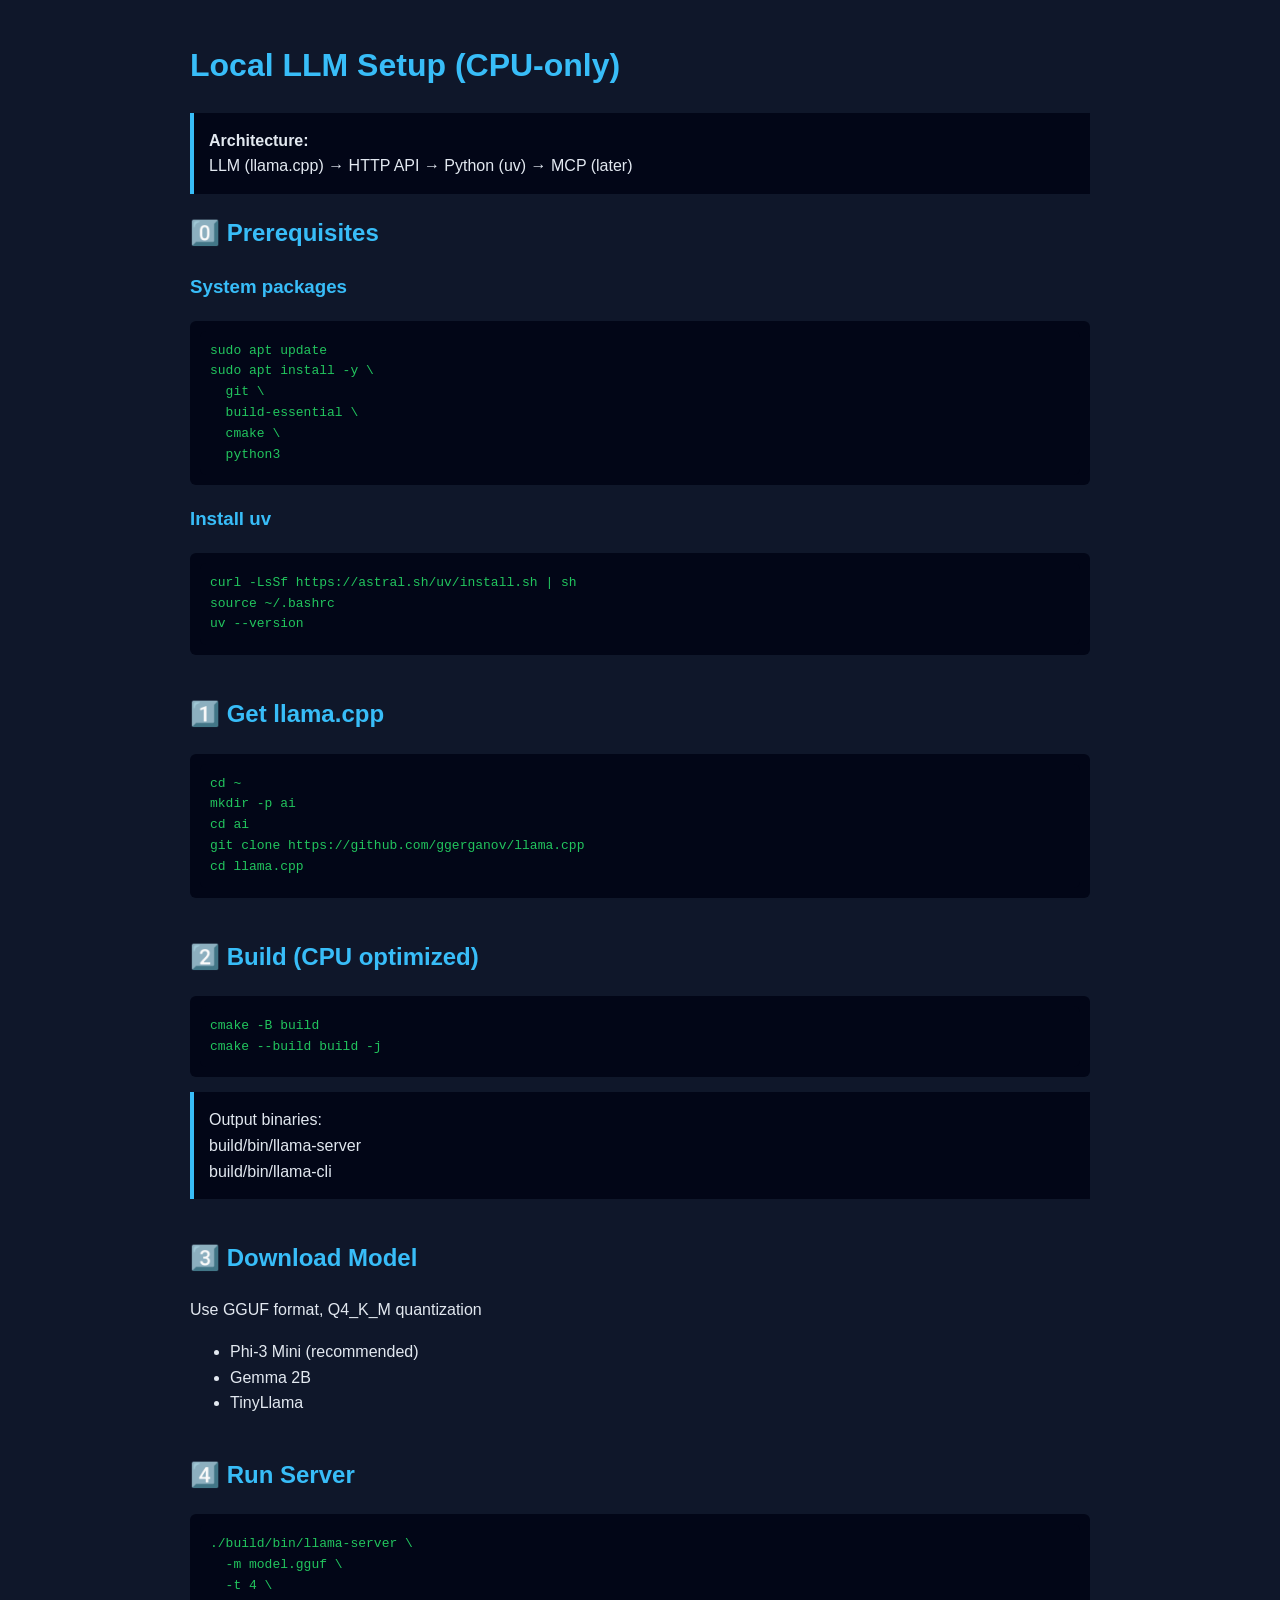
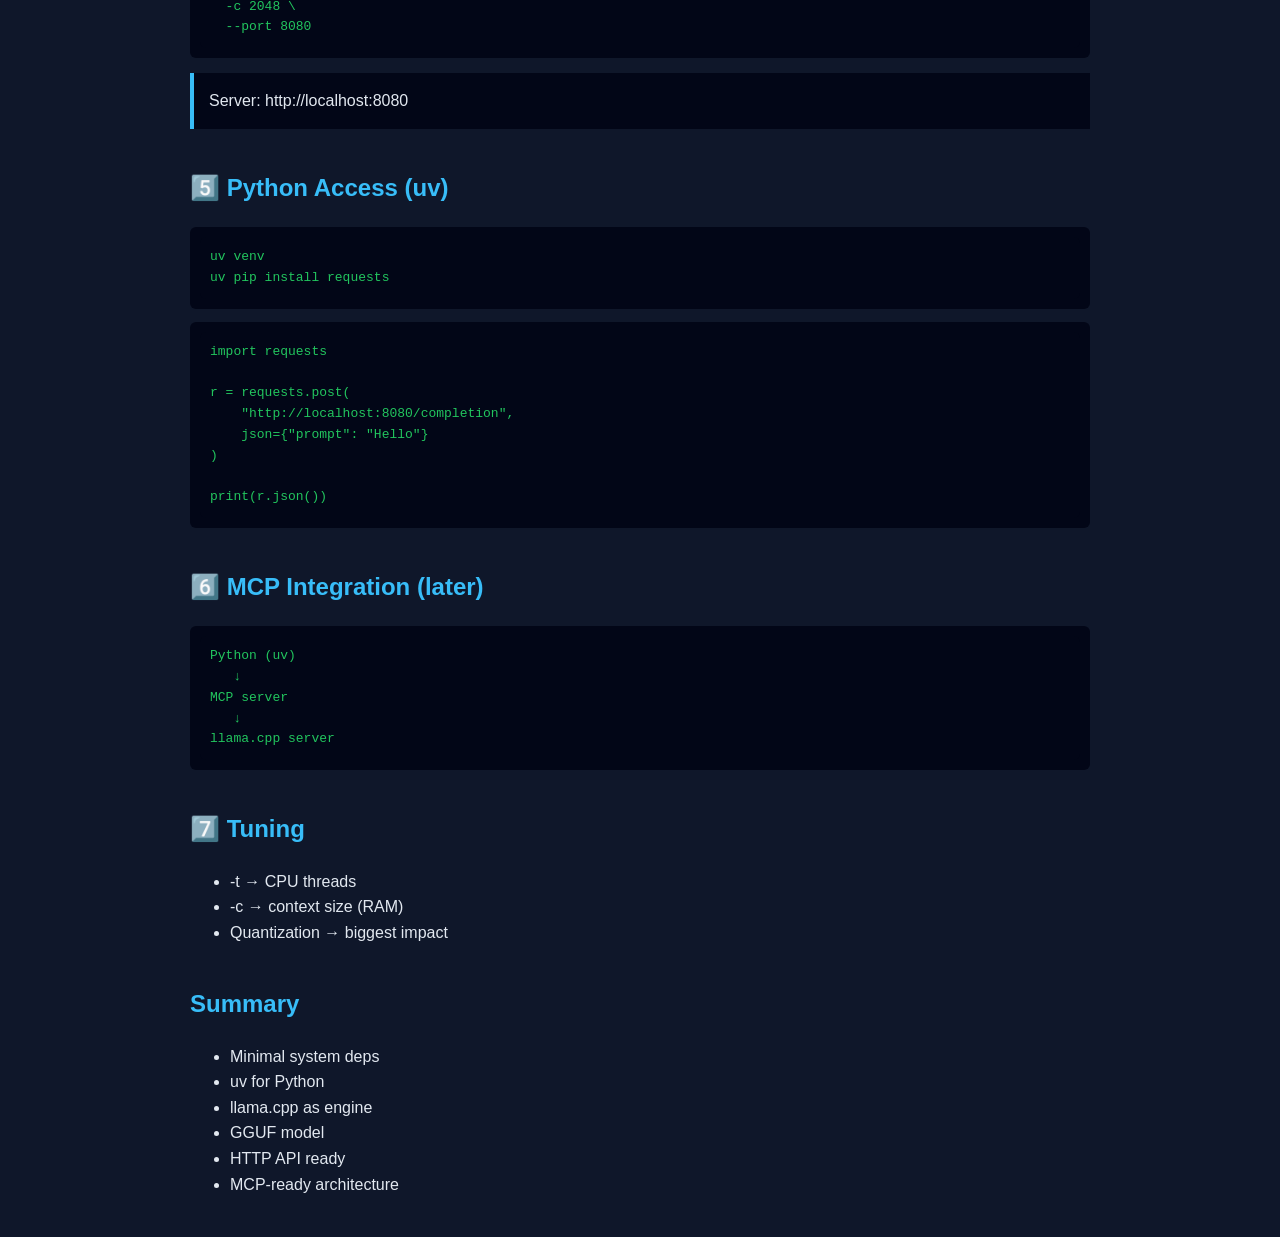
<file: llm129/ai_llama.htm>
<!DOCTYPE html>
<html lang="en">
<head>
  <meta charset="UTF-8">
  <title>Local LLM Setup (llama.cpp + uv)</title>
  <style>
    body {
      font-family: Arial, sans-serif;
      line-height: 1.6;
      max-width: 900px;
      margin: 40px auto;
      padding: 0 20px;
      background: #0f172a;
      color: #e2e8f0;
    }
    h1, h2, h3 {
      color: #38bdf8;
    }
    code, pre {
      background: #020617;
      padding: 10px;
      display: block;
      overflow-x: auto;
      border-radius: 6px;
      color: #22c55e;
    }
    .section {
      margin-bottom: 40px;
    }
    .box {
      background: #020617;
      padding: 15px;
      border-left: 4px solid #38bdf8;
      margin: 15px 0;
    }
  </style>
</head>
<body>

<h1>Local LLM Setup (CPU-only)</h1>

<div class="box">
  <strong>Architecture:</strong><br>
  LLM (llama.cpp) → HTTP API → Python (uv) → MCP (later)
</div>

<div class="section">
  <h2>0️⃣ Prerequisites</h2>

  <h3>System packages</h3>
  <pre><code>sudo apt update
sudo apt install -y \
  git \
  build-essential \
  cmake \
  python3</code></pre>

  <h3>Install uv</h3>
  <pre><code>curl -LsSf https://astral.sh/uv/install.sh | sh
source ~/.bashrc
uv --version</code></pre>
</div>

<div class="section">
  <h2>1️⃣ Get llama.cpp</h2>
  <pre><code>cd ~
mkdir -p ai
cd ai
git clone https://github.com/ggerganov/llama.cpp
cd llama.cpp</code></pre>
</div>

<div class="section">
  <h2>2️⃣ Build (CPU optimized)</h2>
  <pre><code>cmake -B build
cmake --build build -j</code></pre>

  <div class="box">
    Output binaries:<br>
    build/bin/llama-server<br>
    build/bin/llama-cli
  </div>
</div>

<div class="section">
  <h2>3️⃣ Download Model</h2>
  <p>Use GGUF format, Q4_K_M quantization</p>
  <ul>
    <li>Phi-3 Mini (recommended)</li>
    <li>Gemma 2B</li>
    <li>TinyLlama</li>
  </ul>
</div>

<div class="section">
  <h2>4️⃣ Run Server</h2>
  <pre><code>./build/bin/llama-server \
  -m model.gguf \
  -t 4 \
  -c 2048 \
  --port 8080</code></pre>

  <div class="box">
    Server: http://localhost:8080
  </div>
</div>

<div class="section">
  <h2>5️⃣ Python Access (uv)</h2>

  <pre><code>uv venv
uv pip install requests</code></pre>

  <pre><code>import requests

r = requests.post(
    "http://localhost:8080/completion",
    json={"prompt": "Hello"}
)

print(r.json())</code></pre>
</div>

<div class="section">
  <h2>6️⃣ MCP Integration (later)</h2>

  <pre><code>Python (uv)
   ↓
MCP server
   ↓
llama.cpp server</code></pre>
</div>

<div class="section">
  <h2>7️⃣ Tuning</h2>
  <ul>
    <li>-t → CPU threads</li>
    <li>-c → context size (RAM)</li>
    <li>Quantization → biggest impact</li>
  </ul>
</div>

<div class="section">
  <h2>Summary</h2>
  <ul>
    <li>Minimal system deps</li>
    <li>uv for Python</li>
    <li>llama.cpp as engine</li>
    <li>GGUF model</li>
    <li>HTTP API ready</li>
    <li>MCP-ready architecture</li>
  </ul>
</div>

</body>
</html>
</file>
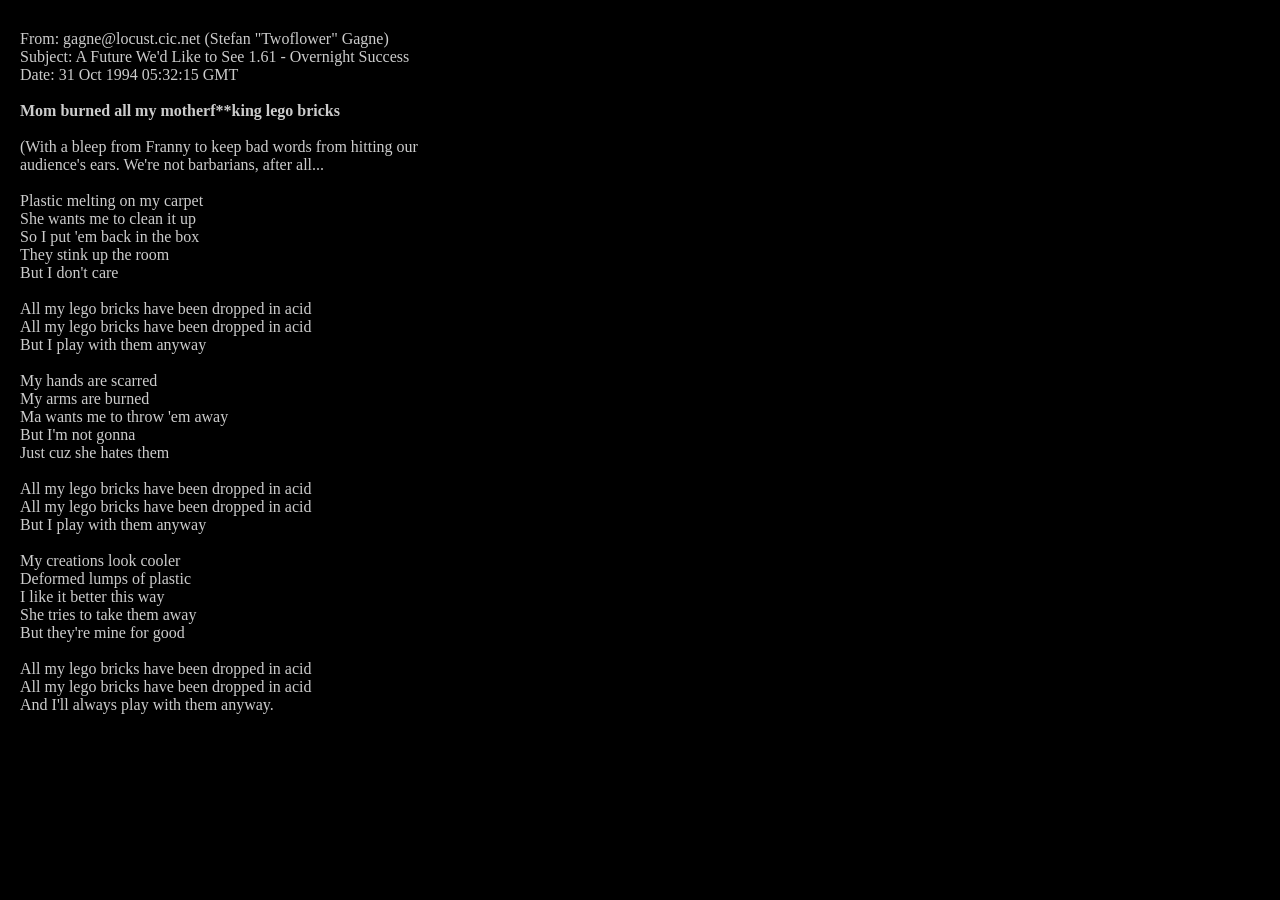
<file: llm129/lego.htm>
<!DOCTYPE HTML PUBLIC "-//W3C//DTD HTML 4.0 Transitional//EN">

<html>
	  <head>
<title>Lego</title>
<meta http-equiv="Content-Type" content="text/html; charset=windows-1250" lang=cs>
<meta name=description content="">
<meta name=keywords content="">

<LINK href="_style/vyvod.css" rel=stylesheet type=text/css>
</head><!-- ******************* Konec hedru *********************** -->


<body bgcolor="#000000" text="#CCCCCC" link="#999999" vlink="#CCCCCC" alink="#FFFFFF" leftmargin="20">

<p> From: gagne@locust.cic.net (Stefan "Twoflower" Gagne)<br>
Subject: A Future We'd Like to See 1.61 - Overnight Success<br>
Date: 31 Oct 1994 05:32:15 GMT<br>
<br>
<b>Mom burned all my motherf**king lego bricks<br></b>
<br>
 (With a bleep from Franny to keep bad words from hitting our<br>
audience's ears.  We're not barbarians, after all...<br>
<br>
Plastic melting on my carpet<br>
She wants me to clean it up<br>
So I put 'em back in the box<br>
They stink up the room<br>
But I don't care<br>
<br>
All my lego bricks have been dropped in acid<br>
All my lego bricks have been dropped in acid<br>
But I play with them anyway<br>
<br>
My hands are scarred<br>
My arms are burned<br>
Ma wants me to throw 'em away<br>
But I'm not gonna<br>
Just cuz she hates them<br>
<br>
All my lego bricks have been dropped in acid<br>
All my lego bricks have been dropped in acid<br>
But I play with them anyway<br>
<br>
My creations look cooler<br>
Deformed lumps of plastic<br>
I like it better this way<br>
She tries to take them away<br>
But they're mine for good<br>
<br>
All my lego bricks have been dropped in acid<br>
All my lego bricks have been dropped in acid<br>
And I'll always play with them anyway. <br>
</p>


</body>
</html>
</file>
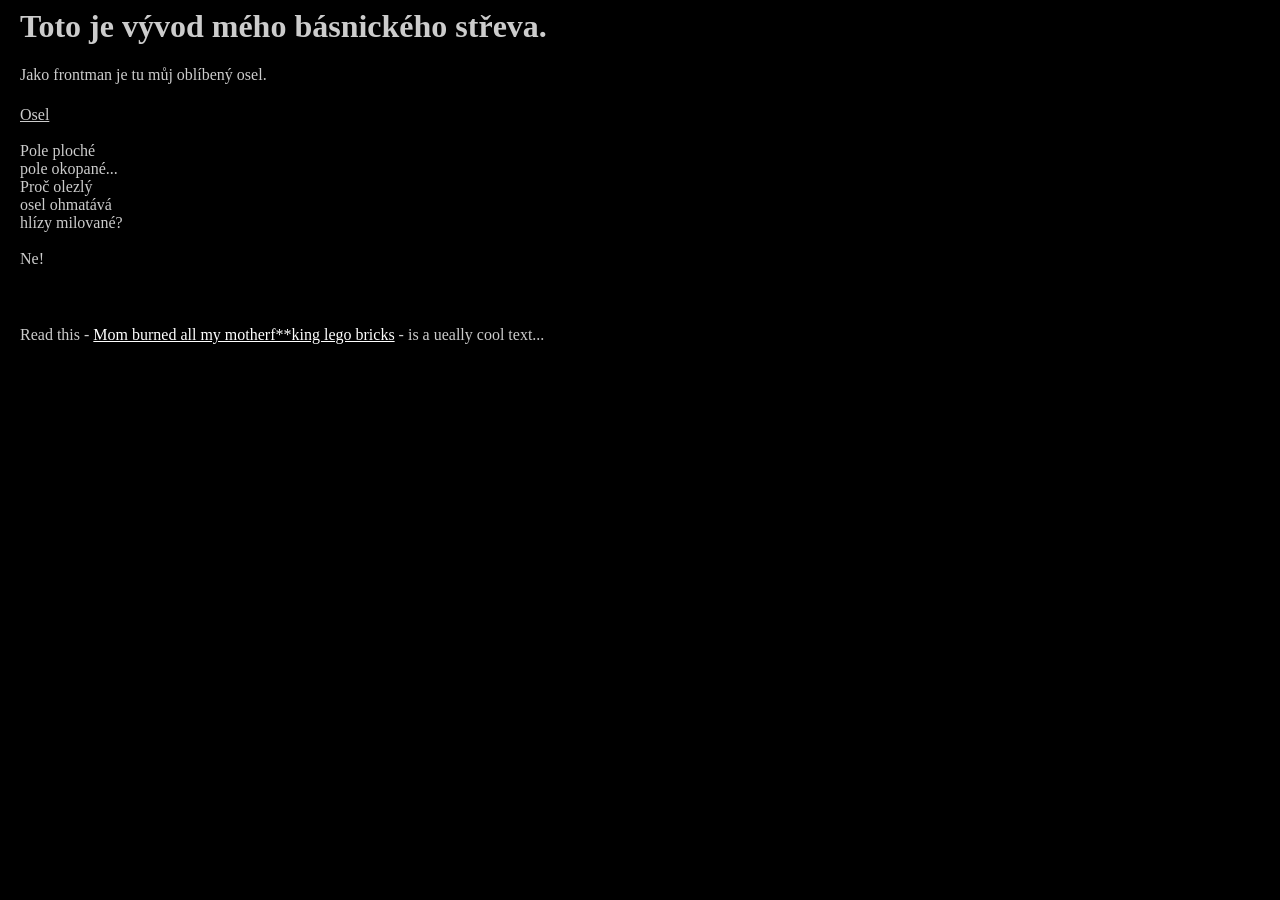
<file: llm129/osel.htm>
<html><head><title>loki vyvod main</title>
<meta http-equiv="Content-Type"
content="text/html; charset=utf8">

<LINK href="_style/main.css" rel=stylesheet type=text/css>
</head><!-- ******************* Konec hedru *********************** -->

<body>

<h1>Toto je vývod mého básnického střeva.</h1><br>

<p>Jako frontman je tu můj oblíbený osel.</p><br>


<p><u>Osel</u><br><br>
Pole ploché <br>
pole okopané...<br>
Proč olezlý<br>
osel ohmatává<br>
hlízy milované?<br>
<br>
Ne!<br>
<br></p>

<br>
<br>

<p>Read this - <a href="lego.htm" target="_self" TITLE="Lego bricks">Mom burned all my motherf**king lego bricks</a>
 - is a ueally cool text...</p>

</body>
</html>
</file>
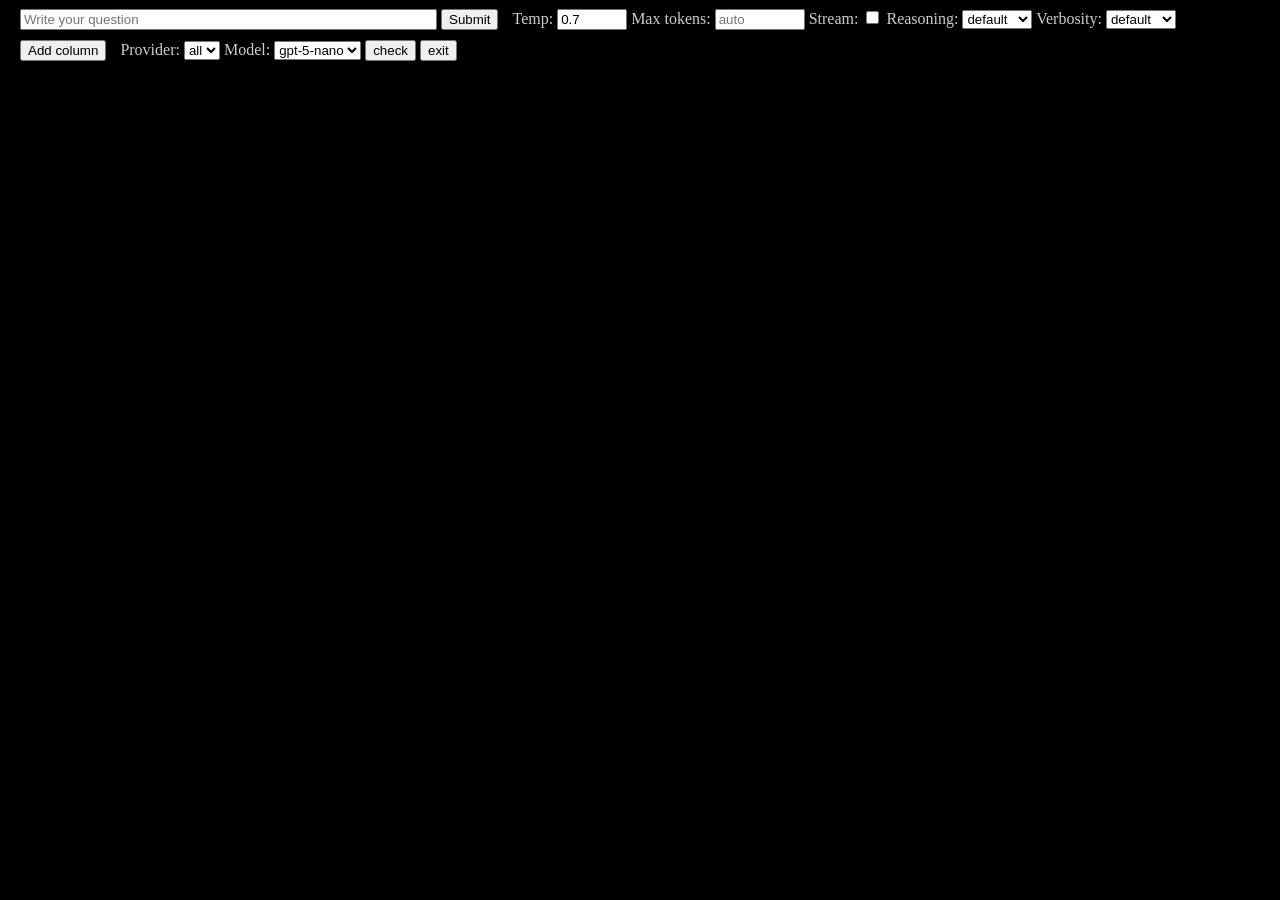
<file: llm129/putter.htm>
<html><head><title>putter</title>
<meta http-equiv="Content-Type"
content="text/html; charset=utf8">

<LINK href="_style/main.css" rel=stylesheet type=text/css>
</head><!-- ******************* Konec hedru *********************** -->

<html>
<body>
    <p>
    <input id="question" type="text" placeholder="Write your question" size="50">
    <button id="askBtn" type="button">Submit</button>
    <span style="color:#CCCCCC; margin-left:10px;">
        Temp:
        <input id="temperatureInput" type="number" min="0" max="2" step="0.1" value="0.7" style="width:70px;">
        Max tokens:
        <input id="maxTokensInput" type="number" min="1" step="1" placeholder="auto" style="width:90px;">
        Stream:
        <input id="streamInput" type="checkbox">
        Reasoning:
        <select id="reasoningEffortSelect">
            <option value="">default</option>
            <option value="none">none</option>
            <option value="minimal">minimal</option>
            <option value="low">low</option>
            <option value="medium">medium</option>
            <option value="high">high</option>
            <option value="xhigh">xhigh</option>
        </select>
        Verbosity:
        <select id="verbositySelect">
            <option value="">default</option>
            <option value="low">low</option>
            <option value="medium">medium</option>
            <option value="high">high</option>
        </select>
    </span>
    <div style="margin-top:10px; color:#CCCCCC;">
        <button id="addColumnBtn" type="button">Add column</button>
        <span id="modelColumns"></span>
    </div>
    <div id="answers" style="margin-top:10px;"></div>
    <script src="https://js.puter.com/v2/"></script>
    <script>
        const questionInput = document.getElementById("question");
        const askBtn = document.getElementById("askBtn");
        const answersEl = document.getElementById("answers");
        const addColumnBtn = document.getElementById("addColumnBtn");
        const modelColumnsEl = document.getElementById("modelColumns");
        const temperatureInput = document.getElementById("temperatureInput");
        const maxTokensInput = document.getElementById("maxTokensInput");
        const streamInput = document.getElementById("streamInput");
        const reasoningEffortSelect = document.getElementById("reasoningEffortSelect");
        const verbositySelect = document.getElementById("verbositySelect");
        let providersCache = [];
        const modelHealthCache = new Map();

        function extractAnswerText(response) {
            if (typeof response === "string") return response;
            if (response?.message?.content) return String(response.message.content);
            if (response?.text) return String(response.text);
            return JSON.stringify(response);
        }

        function extractErrorText(error) {
            if (!error) return "Unknown error";
            if (typeof error === "string") return error;
            if (error?.message && typeof error.message === "string") return error.message;
            if (error?.error?.message && typeof error.error.message === "string") return error.error.message;
            try {
                return JSON.stringify(error);
            } catch (e) {
                return String(error);
            }
        }

        function extractTokenUsage(response) {
            const usage = response?.usage || response?.message?.usage || response?.meta?.usage;
            if (!usage) return "n/a";

            if (typeof usage.total_tokens === "number") return String(usage.total_tokens);

            const prompt = Number(usage.prompt_tokens ?? usage.input_tokens ?? 0);
            const completion = Number(usage.completion_tokens ?? usage.output_tokens ?? 0);
            const total = prompt + completion;
            if (Number.isFinite(total) && total > 0) return String(total);

            return "n/a";
        }

        function buildOptionsFromControls() {
            const options = {
                stream: streamInput.checked
            };

            const temperature = Number(temperatureInput.value);
            if (!Number.isNaN(temperature)) options.temperature = temperature;

            const maxTokens = Number(maxTokensInput.value);
            if (!Number.isNaN(maxTokens) && maxTokens > 0) options.max_tokens = maxTokens;

            if (reasoningEffortSelect.value) options.reasoning_effort = reasoningEffortSelect.value;
            if (verbositySelect.value) options.text_verbosity = verbositySelect.value;

            return options;
        }

        function refreshModelDropdownMarks(columnEl) {
            const providerSelect = columnEl.querySelector(".providerSelect");
            const modelSelect = columnEl.querySelector(".modelSelect");
            const provider = providerSelect?.value || "all";
            if (!modelSelect) return;

            Array.from(modelSelect.options).forEach((option) => {
                const model = option.value || "";
                const baseLabel = option.dataset.baseLabel || option.textContent;
                option.dataset.baseLabel = baseLabel;

                if (!model || provider === "all") {
                    option.textContent = baseLabel;
                    return;
                }

                const key = `${provider}|${model}`;
                const status = modelHealthCache.get(key);
                if (status === "ok") option.textContent = `✅ ${baseLabel}`;
                else if (status === "nok") option.textContent = `❌ ${baseLabel}`;
                else option.textContent = baseLabel;
            });
        }

        function getColumnModelKey(columnEl) {
            const providerSelect = columnEl.querySelector(".providerSelect");
            const modelSelect = columnEl.querySelector(".modelSelect");
            const provider = providerSelect?.value || "";
            const model = modelSelect?.value || "";
            return `${provider}|${model}`;
        }

        async function runHealthCheckForModel(provider, model, force = false) {
            const key = `${provider}|${model}`;
            if (!force && modelHealthCache.has(key)) return modelHealthCache.get(key);

            try {
                await puter.ai.chat("ping", true, {
                    model,
                    stream: false,
                    max_tokens: 4
                });
                modelHealthCache.set(key, "ok");
                return "ok";
            } catch (error) {
                modelHealthCache.set(key, "nok");
                return "nok";
            }
        }

        async function checkAllModelsInColumn(columnEl, force = false) {
            const providerSelect = columnEl.querySelector(".providerSelect");
            const modelSelect = columnEl.querySelector(".modelSelect");
            const checkBtn = columnEl.querySelector(".checkColumnBtn");
            const provider = providerSelect.value || "all";

            if (provider === "all") {
                refreshModelDropdownMarks(columnEl);
                return;
            }

            const modelValues = Array.from(modelSelect.options)
                .map((o) => o.value)
                .filter(Boolean);
            if (!modelValues.length) return;

            if (checkBtn) checkBtn.textContent = "checking...";
            await Promise.allSettled(modelValues.map((model) => runHealthCheckForModel(provider, model, force)));
            refreshModelDropdownMarks(columnEl);
            if (checkBtn) checkBtn.textContent = "check";
        }

        async function ensureProvidersLoaded() {
            try {
                providersCache = await puter.ai.listModelProviders();
            } catch (error) {
                providersCache = [];
            }
        }

        async function populateProviderSelect(providerSelect) {
            providerSelect.innerHTML = "";

            const allOption = document.createElement("option");
            allOption.value = "";
            allOption.textContent = "all";
            providerSelect.appendChild(allOption);

            providersCache.forEach((provider) => {
                const option = document.createElement("option");
                option.value = provider;
                option.textContent = provider;
                providerSelect.appendChild(option);
            });
        }

        async function loadModelsForColumn(columnEl, initialModel = "") {
            const providerSelect = columnEl.querySelector(".providerSelect");
            const modelSelect = columnEl.querySelector(".modelSelect");
            const provider = providerSelect.value || null;
            modelSelect.innerHTML = "<option>loading...</option>";

            try {
                const models = await puter.ai.listModels(provider);
                modelSelect.innerHTML = "";

                models.forEach((model) => {
                    const modelId = model?.id || "";
                    if (!modelId) return;
                    const option = document.createElement("option");
                    option.value = modelId;
                    option.textContent = model.provider ? `${modelId} (${model.provider})` : modelId;
                    option.dataset.baseLabel = option.textContent;
                    modelSelect.appendChild(option);
                });

                const defaultModel = "gpt-5-nano";
                const hasInitial = initialModel && Array.from(modelSelect.options).some((o) => o.value === initialModel);
                const hasDefault = Array.from(modelSelect.options).some((o) => o.value === defaultModel);
                if (hasInitial) modelSelect.value = initialModel;
                else if (hasDefault) modelSelect.value = defaultModel;
            } catch (error) {
                modelSelect.innerHTML = "";
                const fallback = document.createElement("option");
                fallback.value = "gpt-5-nano";
                fallback.textContent = "gpt-5-nano";
                fallback.dataset.baseLabel = fallback.textContent;
                modelSelect.appendChild(fallback);
            }

            refreshModelDropdownMarks(columnEl);
        }

        async function addModelColumn(initialProvider = "", initialModel = "") {
            const columnEl = document.createElement("span");
            columnEl.className = "model-column";
            columnEl.style.marginLeft = "10px";
            columnEl.innerHTML = `
                Provider:
                <select class="providerSelect"></select>
                Model:
                <select class="modelSelect"></select>
                <button type="button" class="checkColumnBtn">check</button>
                <button type="button" class="removeColumnBtn">exit</button>
            `;

            modelColumnsEl.appendChild(columnEl);

            const providerSelect = columnEl.querySelector(".providerSelect");
            await populateProviderSelect(providerSelect);

            if (initialProvider && Array.from(providerSelect.options).some((o) => o.value === initialProvider)) {
                providerSelect.value = initialProvider;
            }

            await loadModelsForColumn(columnEl, initialModel);
            providerSelect.addEventListener("change", async () => {
                await loadModelsForColumn(columnEl);
                await checkAllModelsInColumn(columnEl, false);
            });

            const modelSelect = columnEl.querySelector(".modelSelect");
            modelSelect.addEventListener("change", () => {
                refreshModelDropdownMarks(columnEl);
            });

            const checkBtn = columnEl.querySelector(".checkColumnBtn");
            checkBtn.addEventListener("click", () => {
                checkAllModelsInColumn(columnEl, true);
            });

            const removeBtn = columnEl.querySelector(".removeColumnBtn");
            removeBtn.addEventListener("click", () => {
                columnEl.remove();
                const remaining = modelColumnsEl.querySelectorAll(".model-column").length;
                if (!remaining) addModelColumn("", "gpt-5-nano");
            });

            checkAllModelsInColumn(columnEl, false);
        }

        function submitQuestion() {
            const q = questionInput.value.trim();
            if (!q) return;

            const columns = Array.from(modelColumnsEl.querySelectorAll(".model-column"));
            if (!columns.length) return;

            const itemEl = document.createElement("div");
            itemEl.style.border = "1px solid #666";
            itemEl.style.padding = "8px";
            itemEl.style.marginBottom = "8px";
            itemEl.style.color = "#CCCCCC";

            const qEl = document.createElement("div");
            qEl.textContent = "Q: " + q;

            const responsesEl = document.createElement("div");
            responsesEl.style.marginTop = "6px";
            responsesEl.style.display = "flex";
            responsesEl.style.flexWrap = "wrap";
            responsesEl.style.gap = "8px";

            itemEl.appendChild(qEl);
            itemEl.appendChild(responsesEl);
            answersEl.prepend(itemEl);

            const baseOptions = buildOptionsFromControls();

            columns.forEach((columnEl) => {
                const providerSelect = columnEl.querySelector(".providerSelect");
                const modelSelect = columnEl.querySelector(".modelSelect");
                const provider = providerSelect.value || "all";
                const model = modelSelect.value || "gpt-5-nano";

                const resultEl = document.createElement("div");
                resultEl.style.border = "1px solid #555";
                resultEl.style.padding = "6px";
                resultEl.style.flex = "1 1 320px";
                resultEl.style.minWidth = "260px";
                resultEl.style.boxSizing = "border-box";

                const labelEl = document.createElement("div");
                labelEl.textContent = `Model: ${model} | Provider: ${provider}`;
                labelEl.style.color = "#FFD966";
                labelEl.style.fontWeight = "bold";

                const aEl = document.createElement("div");
                aEl.style.whiteSpace = "pre-wrap";
                aEl.style.marginTop = "4px";
                aEl.textContent = "A: Loading...";

                resultEl.appendChild(labelEl);
                resultEl.appendChild(aEl);
                responsesEl.appendChild(resultEl);

                const startedAt = performance.now();

                puter.ai.chat(q, {
                    ...baseOptions,
                    model
                }).then(response => {
                    const elapsedSec = ((performance.now() - startedAt) / 1000).toFixed(2);
                    const tokens = extractTokenUsage(response);
                    labelEl.textContent = `Model: ${model} | Provider: ${provider} | Time: ${elapsedSec}s | Tokens: ${tokens}`;
                    aEl.textContent = "A: " + extractAnswerText(response);
                }).catch(error => {
                    const elapsedSec = ((performance.now() - startedAt) / 1000).toFixed(2);
                    labelEl.textContent = `Model: ${model} | Provider: ${provider} | Time: ${elapsedSec}s | Tokens: n/a`;
                    aEl.textContent = "A: Error: " + extractErrorText(error);
                });
            });

        }

        askBtn.addEventListener("click", submitQuestion);
        questionInput.addEventListener("keydown", (event) => {
            if (event.key === "Enter") submitQuestion();
        });
        addColumnBtn.addEventListener("click", () => {
            addModelColumn();
        });

        (async () => {
            await ensureProvidersLoaded();
            await addModelColumn("", "gpt-5-nano");
        })();
    </script>
    </p>
</body>
</html>
</file>
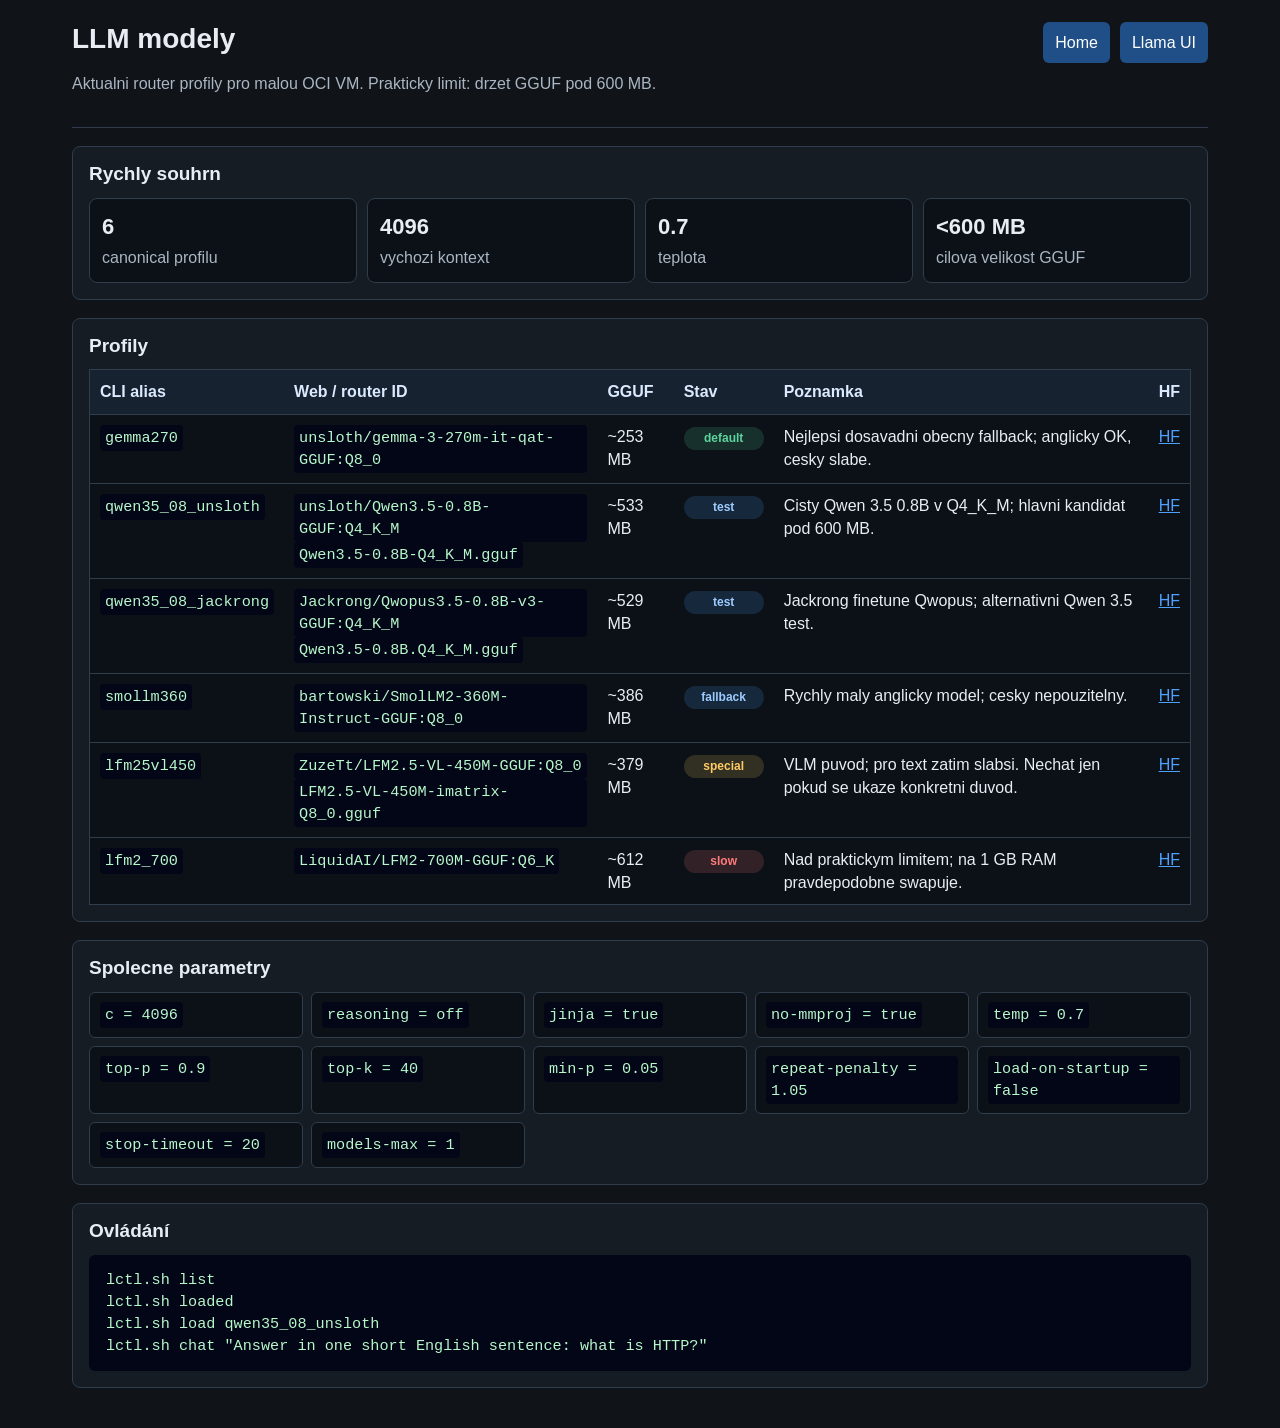
<file: llmweb/modely.htm>
<!DOCTYPE html>
<html lang="cs">
<head>
    <meta charset="UTF-8">
    <meta name="viewport" content="width=device-width, initial-scale=1.0">
    <title>Modely</title>
    <style>
        :root {
            color-scheme: dark;
            --bg: #101418;
            --panel: #151c24;
            --panel-2: #0b1117;
            --line: #2f3d4c;
            --text: #e8edf3;
            --muted: #aab6c3;
            --accent: #4ea1ff;
            --ok: #5dd39e;
            --warn: #ffcc66;
            --bad: #ff7b7b;
        }

        * {
            box-sizing: border-box;
        }

        body {
            margin: 0;
            font-family: Arial, sans-serif;
            background: var(--bg);
            color: var(--text);
            line-height: 1.45;
        }

        main {
            max-width: 1180px;
            margin: 0 auto;
            padding: 22px;
        }

        header {
            display: flex;
            justify-content: space-between;
            align-items: flex-start;
            gap: 18px;
            margin-bottom: 18px;
            border-bottom: 1px solid var(--line);
            padding-bottom: 16px;
        }

        h1,
        h2 {
            margin: 0;
            line-height: 1.2;
        }

        h1 {
            font-size: 28px;
        }

        h2 {
            font-size: 19px;
            margin-bottom: 12px;
        }

        a {
            color: var(--accent);
        }

        .muted {
            color: var(--muted);
        }

        .top-links {
            display: flex;
            gap: 10px;
            flex-wrap: wrap;
            justify-content: flex-end;
        }

        .button-link {
            display: inline-block;
            padding: 9px 12px;
            border-radius: 6px;
            background: #1f4f86;
            color: #fff;
            text-decoration: none;
            white-space: nowrap;
        }

        .button-link:hover {
            background: #2768b0;
        }

        section {
            margin: 18px 0;
            padding: 16px;
            border: 1px solid var(--line);
            border-radius: 8px;
            background: var(--panel);
        }

        .summary-grid {
            display: grid;
            grid-template-columns: repeat(4, minmax(150px, 1fr));
            gap: 10px;
        }

        .metric {
            min-height: 76px;
            padding: 12px;
            border: 1px solid var(--line);
            border-radius: 8px;
            background: var(--panel-2);
        }

        .metric strong {
            display: block;
            font-size: 22px;
            margin-bottom: 4px;
        }

        table {
            width: 100%;
            border-collapse: collapse;
            background: var(--panel-2);
            border: 1px solid var(--line);
        }

        th,
        td {
            padding: 10px;
            border-bottom: 1px solid var(--line);
            text-align: left;
            vertical-align: top;
        }

        th {
            color: #dbeafe;
            background: #172231;
            font-weight: 700;
            white-space: nowrap;
        }

        tr:last-child td {
            border-bottom: 0;
        }

        code {
            display: inline-block;
            padding: 2px 5px;
            border-radius: 4px;
            background: #020617;
            color: #b7f7c9;
            font-family: Consolas, "Liberation Mono", monospace;
            font-size: 0.95em;
        }

        pre {
            overflow-x: auto;
            margin: 0;
            padding: 12px;
            border-radius: 6px;
            background: #020617;
            color: #b7f7c9;
        }

        .status {
            display: inline-block;
            min-width: 80px;
            padding: 3px 7px;
            border-radius: 999px;
            text-align: center;
            font-size: 12px;
            font-weight: 700;
        }

        .status-primary {
            background: rgba(93, 211, 158, 0.16);
            color: var(--ok);
        }

        .status-test {
            background: rgba(78, 161, 255, 0.16);
            color: #9ecbff;
        }

        .status-risk {
            background: rgba(255, 204, 102, 0.16);
            color: var(--warn);
        }

        .status-slow {
            background: rgba(255, 123, 123, 0.16);
            color: var(--bad);
        }

        .params {
            display: grid;
            grid-template-columns: repeat(auto-fit, minmax(180px, 1fr));
            gap: 8px;
            margin: 0;
        }

        .params div {
            padding: 9px 10px;
            border: 1px solid var(--line);
            border-radius: 6px;
            background: var(--panel-2);
        }

        @media (max-width: 760px) {
            main {
                padding: 14px;
            }

            header {
                display: block;
            }

            .top-links {
                justify-content: flex-start;
                margin-top: 14px;
            }

            .summary-grid {
                grid-template-columns: 1fr 1fr;
            }

            table {
                display: block;
                overflow-x: auto;
                white-space: nowrap;
            }
        }
    </style>
</head>
<body>
<main>
    <header>
        <div>
            <h1>LLM modely</h1>
            <p class="muted">Aktualni router profily pro malou OCI VM. Prakticky limit: drzet GGUF pod 600 MB.</p>
        </div>
        <nav class="top-links" aria-label="Navigace">
            <a class="button-link" href="/">Home</a>
            <a class="button-link" href="/llama/">Llama UI</a>
        </nav>
    </header>

    <section>
        <h2>Rychly souhrn</h2>
        <div class="summary-grid">
            <div class="metric">
                <strong>6</strong>
                <span class="muted">canonical profilu</span>
            </div>
            <div class="metric">
                <strong>4096</strong>
                <span class="muted">vychozi kontext</span>
            </div>
            <div class="metric">
                <strong>0.7</strong>
                <span class="muted">teplota</span>
            </div>
            <div class="metric">
                <strong>&lt;600 MB</strong>
                <span class="muted">cilova velikost GGUF</span>
            </div>
        </div>
    </section>

    <section>
        <h2>Profily</h2>
        <table>
            <thead>
                <tr>
                    <th>CLI alias</th>
                    <th>Web / router ID</th>
                    <th>GGUF</th>
                    <th>Stav</th>
                    <th>Poznamka</th>
                    <th>HF</th>
                </tr>
            </thead>
            <tbody>
                <tr>
                    <td><code>gemma270</code></td>
                    <td><code>unsloth/gemma-3-270m-it-qat-GGUF:Q8_0</code></td>
                    <td>~253 MB</td>
                    <td><span class="status status-primary">default</span></td>
                    <td>Nejlepsi dosavadni obecny fallback; anglicky OK, cesky slabe.</td>
                    <td><a href="https://huggingface.co/unsloth/gemma-3-270m-it-qat-GGUF">HF</a></td>
                </tr>
                <tr>
                    <td><code>qwen35_08_unsloth</code></td>
                    <td><code>unsloth/Qwen3.5-0.8B-GGUF:Q4_K_M</code><br><code>Qwen3.5-0.8B-Q4_K_M.gguf</code></td>
                    <td>~533 MB</td>
                    <td><span class="status status-test">test</span></td>
                    <td>Cisty Qwen 3.5 0.8B v Q4_K_M; hlavni kandidat pod 600 MB.</td>
                    <td><a href="https://huggingface.co/unsloth/Qwen3.5-0.8B-GGUF">HF</a></td>
                </tr>
                <tr>
                    <td><code>qwen35_08_jackrong</code></td>
                    <td><code>Jackrong/Qwopus3.5-0.8B-v3-GGUF:Q4_K_M</code><br><code>Qwen3.5-0.8B.Q4_K_M.gguf</code></td>
                    <td>~529 MB</td>
                    <td><span class="status status-test">test</span></td>
                    <td>Jackrong finetune Qwopus; alternativni Qwen 3.5 test.</td>
                    <td><a href="https://huggingface.co/Jackrong/Qwopus3.5-0.8B-v3-GGUF">HF</a></td>
                </tr>
                <tr>
                    <td><code>smollm360</code></td>
                    <td><code>bartowski/SmolLM2-360M-Instruct-GGUF:Q8_0</code></td>
                    <td>~386 MB</td>
                    <td><span class="status status-test">fallback</span></td>
                    <td>Rychly maly anglicky model; cesky nepouzitelny.</td>
                    <td><a href="https://huggingface.co/bartowski/SmolLM2-360M-Instruct-GGUF">HF</a></td>
                </tr>
                <tr>
                    <td><code>lfm25vl450</code></td>
                    <td><code>ZuzeTt/LFM2.5-VL-450M-GGUF:Q8_0</code><br><code>LFM2.5-VL-450M-imatrix-Q8_0.gguf</code></td>
                    <td>~379 MB</td>
                    <td><span class="status status-risk">special</span></td>
                    <td>VLM puvod; pro text zatim slabsi. Nechat jen pokud se ukaze konkretni duvod.</td>
                    <td><a href="https://huggingface.co/ZuzeTt/LFM2.5-VL-450M-GGUF">HF</a></td>
                </tr>
                <tr>
                    <td><code>lfm2_700</code></td>
                    <td><code>LiquidAI/LFM2-700M-GGUF:Q6_K</code></td>
                    <td>~612 MB</td>
                    <td><span class="status status-slow">slow</span></td>
                    <td>Nad praktickym limitem; na 1 GB RAM pravdepodobne swapuje.</td>
                    <td><a href="https://huggingface.co/LiquidAI/LFM2-700M-GGUF">HF</a></td>
                </tr>
            </tbody>
        </table>
    </section>

    <section>
        <h2>Spolecne parametry</h2>
        <div class="params">
            <div><code>c = 4096</code></div>
            <div><code>reasoning = off</code></div>
            <div><code>jinja = true</code></div>
            <div><code>no-mmproj = true</code></div>
            <div><code>temp = 0.7</code></div>
            <div><code>top-p = 0.9</code></div>
            <div><code>top-k = 40</code></div>
            <div><code>min-p = 0.05</code></div>
            <div><code>repeat-penalty = 1.05</code></div>
            <div><code>load-on-startup = false</code></div>
            <div><code>stop-timeout = 20</code></div>
            <div><code>models-max = 1</code></div>
        </div>
    </section>

    <section>
        <h2>Ovládání</h2>
        <pre><code>lctl.sh list
lctl.sh loaded
lctl.sh load qwen35_08_unsloth
lctl.sh chat "Answer in one short English sentence: what is HTTP?"</code></pre>
    </section>
</main>
</body>
</html>
</file>
<file: llm129/_style/vyvod.css>
BODY		{
	background-color : Black;
	MARGIN-LEFT: 0px;
	MARGIN-TOP: 30px;
	MARGIN-RIGHT: 0px;
	BORDER-RIGHT: 0px ;
}
P	{
	FONT-SIZE: 12pt;
	MARGIN-BOTTOM: 0px;
	MARGIN-TOP: 0px;
	font-family:Tahoma;
	COLOR:#CCCCCC;
	LINE-HEIGHT: normal;
	margin-left : 20;
}
H1	{
	FONT-SIZE: 22pt;
	MARGIN-BOTTOM: 6px;
	MARGIN-TOP: 2px;
	font-family:Tahoma;
	COLOR:#CCCCCC;
	TEXT-INDENT: 0px;
	TEXT-ALIGN: left;
	margin-left : 20;
}
H2	{
	FONT-SIZE: 13pt;
	MARGIN-BOTTOM: 2px;
	MARGIN-TOP: 4px;
	font-family:Tahoma;
	COLOR:#CCCCCC;
	TEXT-INDENT: 0px;
	TEXT-ALIGN: left;
	margin-left : 30;
}
 A			{
	font-family: Tahoma;
	TEXT-INDENT: 0px;
	TEXT-ALIGN: left;
	TEXT-DECORATION: none;
}
HR			{
	COLOR: Silver;
	MARGIN-BOTTOM: 1px;
	MARGIN-TOP: 1px;
}
A:link		{	COLOR:#ffffff	; LINE-HEIGHT: 100%	}
A:visited	{	COLOR:#999999	;LINE-HEIGHT: 100%	}
A:hover		{	COLOR:#ffffff	;LINE-HEIGHT: 100%;FONT-SIZE: 12pt	}
A:active	{	COLOR:#ffffff	;LINE-HEIGHT: 100%	;FONT-WEIGHT: bold	}
</file>
<file: llm129/_style/main.css>
BODY		{
	background-color : Black;
	margin-left : 20;
	COLOR:#CCCCCC;
	FONT-SIZE: 12pt;
	font-family:Tahoma;
	text-indent : 0;
}
P			{
	COLOR:#CCCCCC;
	FONT-SIZE: 12pt;
	font-family:Tahoma;
	margin-bottom : 3;
	margin-top : 1;
	text-indent : 0;
}
H1			{
	COLOR:#CCCCCC;
	font-family : Tahoma;
	font-style : 22;
	margin-top : 6;
	margin-bottom : 2;
}
H2			{
	COLOR:#990000;
	font-size : 13;
	margin-top : 4;
	margin-bottom : 2;
}
HR			{
	COLOR: #cccccc;
	margin-top : 1;
	margin-bottom : 1;
}
A:link		{	COLOR:#ffffff	}
A:visited	{	COLOR:#999999	}
A:hover		{
	COLOR:#ffffff;
	font-size : 12;
}
A:active	{	COLOR:#ffffff	}

DIV			{
	COLOR:#CCCCCC;
	FONT-SIZE: 12pt;
	font-family:Tahoma;
	margin-bottom : 3;
	margin-top : 1;
	text-indent : 0;
}
</file>
